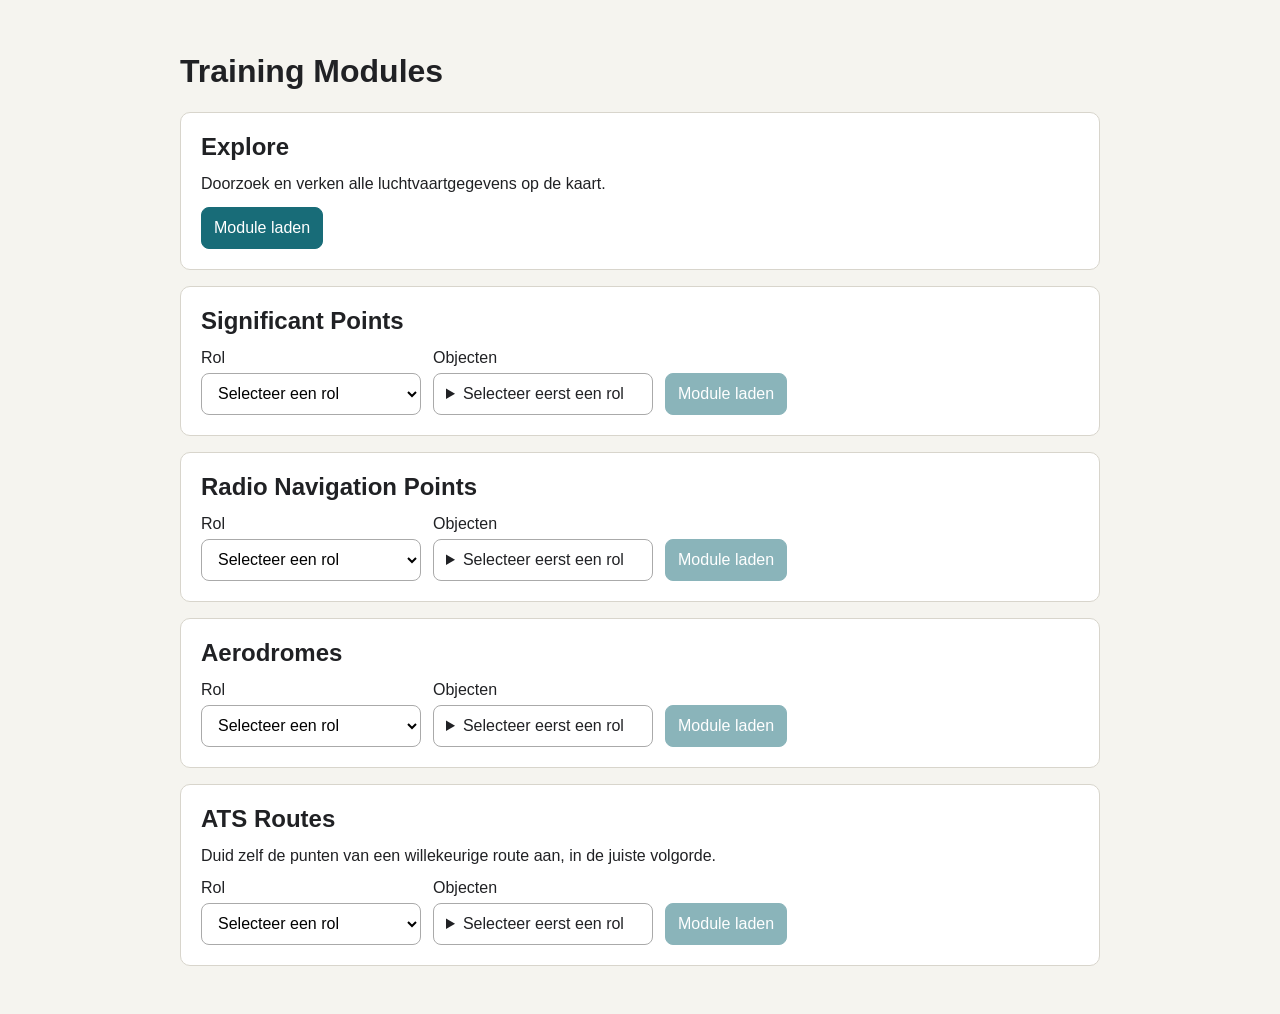
<file: index.html>
<!DOCTYPE html>
<html>
<head>
  <title>Transition Training</title>
  <meta name="viewport" content="width=device-width, initial-scale=1">
  <script src="js/index.js?v=20260920-1" defer></script>
  <style>
    body {
      max-width: 920px;
      margin: 0 auto;
      padding: 32px 20px;
      font-family: Arial, Helvetica, sans-serif;
      color: #202124;
      background: #f5f4ef;
    }

    #menu {
      display: grid;
      gap: 16px;
    }

    .module-card {
      display: grid;
      gap: 14px;
      padding: 20px;
      border: 1px solid #d8d5cc;
      border-radius: 10px;
      background: #fff;
    }

    .module-card h2,
    .module-card p {
      margin: 0;
    }

    .module-actions {
      display: flex;
      align-items: end;
      gap: 12px;
      flex-wrap: wrap;
    }

    .role-field {
      display: grid;
      gap: 6px;
      min-width: 220px;
    }

    select,
    button {
      min-height: 42px;
      padding: 0 12px;
      font: inherit;
      border-radius: 8px;
    }

    select {
      border: 1px solid #aaa;
      background: #fff;
    }

    button {
      border: 1px solid #186c78;
      background: #186c78;
      color: #fff;
      cursor: pointer;
    }

    button:disabled {
      cursor: default;
      opacity: .5;
    }

    #menuStatus {
      color: #b3261e;
    }

    .object-dropdown { position: relative; }
    .object-dropdown summary {
      box-sizing: border-box;
      min-height: 42px;
      padding: 11px 12px;
      border: 1px solid #aaa;
      border-radius: 8px;
      background: #fff;
      cursor: pointer;
    }
    .object-options {
      position: absolute;
      z-index: 2;
      top: calc(100% + 4px);
      left: 0;
      min-width: 100%;
      max-height: 280px;
      overflow-y: auto;
      background: #fff;
      border: 1px solid #aaa;
      border-radius: 8px;
      box-shadow: 0 4px 12px #0002;
    }
    .object-options label {
      display: flex;
      align-items: center;
      gap: 8px;
      padding: 10px 12px;
      cursor: pointer;
      white-space: nowrap;
    }
    .object-options label:first-child {
      position: sticky;
      top: 0;
      background: #fff;
      border-bottom: 1px solid #ddd;
      font-weight: bold;
    }
    .object-options label:hover { background: #f5f4ef; }
  </style>
</head>
<body>

  <h1>Training Modules</h1>

  <div id="menu"></div>
  <p id="menuStatus" role="alert"></p>

</body>
</html>
</file>
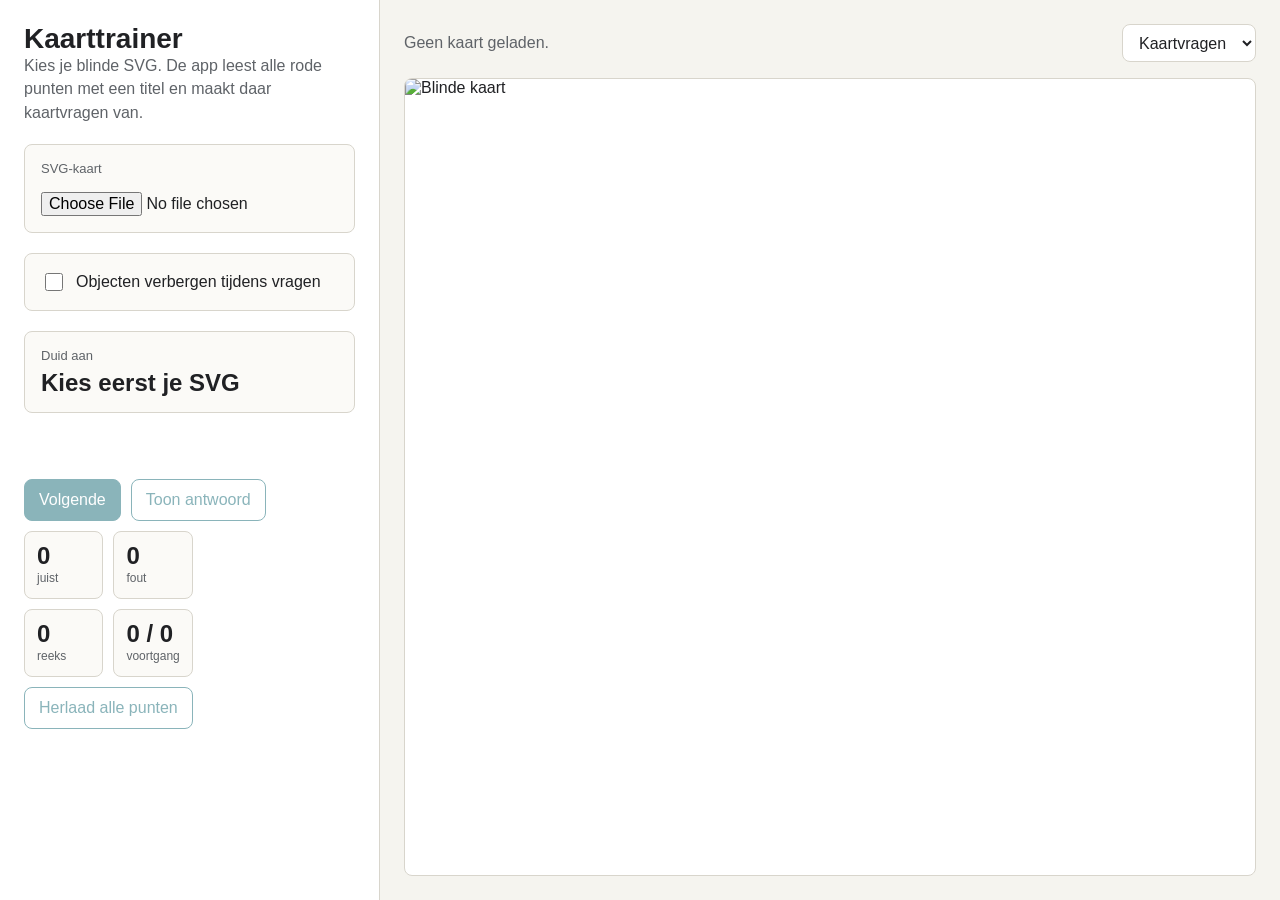
<file: map-trainer-google.html>
<!DOCTYPE html>
<html lang="nl">
  <head>
    <meta charset="utf-8" />
    <meta name="viewport" content="width=device-width, initial-scale=1" />
    <title>Kaarttrainer</title>
    <style>
      :root {
        color-scheme: light;
        --bg: #f5f4ef;
        --panel: #ffffff;
        --ink: #202124;
        --muted: #5f6368;
        --line: #d8d5cc;
        --accent: #186c78;
        --good: #167847;
        --bad: #b3261e;
      }

      * {
        box-sizing: border-box;
      }

      body {
        margin: 0;
        min-height: 100vh;
        font-family: Arial, Helvetica, sans-serif;
        background: var(--bg);
        color: var(--ink);
      }

      button,
      input,
      select {
        font: inherit;
      }

      .app {
        min-height: 100vh;
        display: grid;
        grid-template-columns: minmax(300px, 380px) minmax(0, 1fr);
      }

      .sidebar {
        border-right: 1px solid var(--line);
        background: var(--panel);
        padding: 24px;
        display: flex;
        flex-direction: column;
        gap: 20px;
      }

      .title {
        margin: 0;
        font-size: 28px;
        line-height: 1.08;
        letter-spacing: 0;
      }

      .intro,
      .hint {
        margin: 0;
        color: var(--muted);
        line-height: 1.45;
      }

      .status,
      .file-box {
        border: 1px solid var(--line);
        border-radius: 8px;
        padding: 16px;
        background: #fbfaf7;
      }

      .file-box {
        display: grid;
        gap: 10px;
      }

      .option-row {
        display: flex;
        align-items: center;
        gap: 10px;
        color: var(--ink);
        line-height: 1.35;
      }

      .option-row input {
        width: 18px;
        height: 18px;
        accent-color: var(--accent);
        flex: 0 0 auto;
      }

      .file-input {
        width: 100%;
        max-width: 100%;
      }

      .label {
        margin: 0 0 6px;
        color: var(--muted);
        font-size: 13px;
      }

      .prompt {
        margin: 0;
        font-size: 24px;
        font-weight: 700;
        line-height: 1.15;
      }

      .feedback {
        min-height: 26px;
        margin: 0;
        font-weight: 700;
        line-height: 1.35;
      }

      .feedback.good {
        color: var(--good);
      }
      .feedback.bad {
        color: var(--bad);
      }

      .controls {
        display: flex;
        flex-wrap: wrap;
        gap: 10px;
      }

      .button {
        border: 1px solid var(--accent);
        border-radius: 8px;
        background: var(--accent);
        color: #ffffff;
        min-height: 42px;
        padding: 0 14px;
        cursor: pointer;
      }

      .button.secondary {
        background: #ffffff;
        color: var(--accent);
      }

      .button:disabled {
        cursor: default;
        opacity: 0.5;
      }

      .stats {
        display: grid;
        grid-template-columns: repeat(2, 1fr);
        gap: 10px;
      }

      .stat {
        border: 1px solid var(--line);
        border-radius: 8px;
        padding: 12px;
        background: #fbfaf7;
      }

      .stat strong {
        display: block;
        font-size: 24px;
        line-height: 1;
      }

      .stat span {
        color: var(--muted);
        font-size: 12px;
      }

      .main {
        min-width: 0;
        padding: 24px;
        display: grid;
        grid-template-rows: auto minmax(0, 1fr);
        gap: 16px;
      }

      .toolbar {
        display: flex;
        align-items: center;
        justify-content: space-between;
        gap: 12px;
        flex-wrap: wrap;
      }

      .select {
        min-height: 38px;
        border: 1px solid var(--line);
        border-radius: 8px;
        background: #ffffff;
        color: var(--ink);
        padding: 0 12px;
      }

      .map-shell {
        min-height: 360px;
        border: 1px solid var(--line);
        border-radius: 8px;
        overflow: auto;
        background: #ffffff;
      }

      .map-wrap {
        position: relative;
        width: min(100%, 1586.6667px);
        min-width: 760px;
        aspect-ratio: var(--map-ratio, 1586.6667 / 1121.3333);
        margin: 0 auto;
      }

      .map-image,
      .hotspot-layer {
        position: absolute;
        inset: 0;
        width: 100%;
        height: 100%;
      }

      .map-image {
        display: block;
        user-select: none;
      }

      .hotspot {
        cursor: pointer;
        fill: rgba(24, 108, 120, 0);
        stroke: rgba(24, 108, 120, 0);
        stroke-width: 4;
        transition: fill 120ms ease, stroke 120ms ease, stroke-width 120ms ease;
      }

      .hotspot:hover {
        fill: rgba(24, 108, 120, 0.18);
        stroke: rgba(24, 108, 120, 0.7);
      }

      .map-wrap.hide-points .hotspot:hover {
        fill: rgba(24, 108, 120, 0);
        stroke: rgba(24, 108, 120, 0);
      }

      .hotspot.correct {
        fill: rgba(22, 120, 71, 0.2);
        stroke: var(--good);
        stroke-width: 8;
      }

      .hotspot.incorrect {
        fill: rgba(179, 38, 30, 0.2);
        stroke: var(--bad);
        stroke-width: 8;
      }

      .hotspot.reveal {
        fill: rgba(22, 120, 71, 0.16);
        stroke: var(--good);
        stroke-width: 8;
        stroke-dasharray: 10 6;
      }

      @media (max-width: 820px) {
        .app {
          grid-template-columns: 1fr;
        }
        .sidebar {
          border-right: 0;
          border-bottom: 1px solid var(--line);
        }
        .main {
          padding: 16px;
        }
      }
    </style>
  </head>
  <body>
    <main class="app">
      <section class="sidebar" aria-label="Quiz">
        <div>
          <h1 class="title">Kaarttrainer</h1>
          <p class="intro">
            Kies je blinde SVG. De app leest alle rode punten met een titel en
            maakt daar kaartvragen van.
          </p>
        </div>

        <label class="file-box">
          <span class="label">SVG-kaart</span>
          <input
            class="file-input"
            id="svgFile"
            type="file"
            accept=".svg,image/svg+xml"
          />
        </label>

        <label class="file-box option-row">
          <input id="hideObjects" type="checkbox" />
          <span>Objecten verbergen tijdens vragen</span>
        </label>

        <div class="status" aria-live="polite">
          <p class="label">Duid aan</p>
          <p class="prompt" id="prompt">Kies eerst je SVG</p>
        </div>

        <p class="feedback" id="feedback"></p>

        <div class="controls">
          <button class="button" id="nextButton" type="button" disabled>
            Volgende
          </button>
          <button
            class="button secondary"
            id="revealButton"
            type="button"
            disabled
          >
            Toon antwoord
          </button>

        <div class="stats" aria-label="Score">
          <div class="stat">
            <strong id="correctCount">0</strong><span>juist</span>
          </div>
          <div class="stat">
            <strong id="wrongCount">0</strong><span>fout</span>
          </div>
          <div class="stat">
            <strong id="streakCount">0</strong><span>reeks</span>
          </div>
          <div class="stat">
            <strong id="progressCount">0 / 0</strong><span>voortgang</span>
          </div>
        </div>

        <div class="controls">
          <button
            class="button secondary"
            id="resetButton"
            type="button"
            disabled
          >
            Herlaad alle punten
          </button>
          <button
            class="button secondary"
            id="retryButton"
            type="button"
            style="display:none"
          >
            Herlaad foute antwoorden
          </button>
        </div>
      </section>

      <section class="main" aria-label="Kaart">
        <div class="toolbar">
          <p class="hint" id="mapStatus">Geen kaart geladen.</p>
          <select class="select" id="modeSelect" aria-label="Vraagtype">
            <option value="map">Kaartvragen</option>
          </select>
        </div>

        <div class="map-shell">
          <div class="map-wrap" id="mapWrap">
            <img class="map-image" id="mapImage" alt="Blinde kaart" />
            <svg
              class="hotspot-layer"
              id="hotspotLayer"
              viewBox="0 0 1586.6667 1121.3333"
              aria-label="Klikpunten"
            ></svg>
          </div>
        </div>
      </section>
    </main>

    <script>
      const state = {
        points: [],
        remainingPoints: [],
        wrongPoints: [],
        currentQuestion: null,
        svgText: "",
        fileName: "",
        correct: 0,
        wrong: 0,
        streak: 0,
        answered: false,
      };

      const svgFileEl = document.querySelector("#svgFile");
      const hideObjectsEl = document.querySelector("#hideObjects");
      const promptEl = document.querySelector("#prompt");
      const feedbackEl = document.querySelector("#feedback");
      const correctCountEl = document.querySelector("#correctCount");
      const wrongCountEl = document.querySelector("#wrongCount");
      const streakCountEl = document.querySelector("#streakCount");
      const progressCountEl = document.querySelector("#progressCount");
      const nextButton = document.querySelector("#nextButton");
      const revealButton = document.querySelector("#revealButton");
      const resetButton = document.querySelector("#resetButton");
      const retryButton = document.querySelector("#retryButton");
      const mapStatus = document.querySelector("#mapStatus");
      const mapWrap = document.querySelector("#mapWrap");
      const mapImage = document.querySelector("#mapImage");
      const hotspotLayer = document.querySelector("#hotspotLayer");

      function number(value) {
        return Number.parseFloat(String(value || "").replace(",", "."));
      }

      function parseMatrix(transform) {
        const match = /matrix\(([^)]+)\)/.exec(transform || "");
        if (!match) return [1, 0, 0, 1, 0, 0];
        return match[1]
          .split(/[,\s]+/)
          .filter(Boolean)
          .map(number);
      }

      function transformPoint(x, y, matrix) {
        const [a, b, c, d, e, f] = matrix;
        return { x: a * x + c * y + e, y: b * x + d * y + f };
      }

      function readViewBox(svg) {
        const viewBox = svg.documentElement.getAttribute("viewBox");
        if (viewBox) {
          const values = viewBox
            .split(/[,\s]+/)
            .filter(Boolean)
            .map(number);
          if (values.length === 4) return values;
        }

        return [
          0,
          0,
          number(svg.documentElement.getAttribute("width")) || 1586.6667,
          number(svg.documentElement.getAttribute("height")) || 1121.3333,
        ];
      }

      function readPoints(svg) {
        const paths = Array.from(svg.querySelectorAll("path")).concat(Array.from(svg.querySelectorAll("ellipse")));
        return paths
            .map((path) => {
            const title = path.querySelector("title")?.textContent.trim();
            const style = path.getAttribute("style") || "";
            const isRed = style.includes("fill:#ff1111") || style.includes("fill:#ff0000");
            if (!title || !isRed) return null;

            // DE CRUCIALE FIX:
            // We kijken EERST of sodipodi:cx bestaat (zowel voor path als ellipse).
            // Pas als die er niet is, vallen we terug op de gewone cx.
            const cx = number(path.getAttribute("sodipodi:cx")) || number(path.getAttribute("cx"));
            const cy = number(path.getAttribute("sodipodi:cy")) || number(path.getAttribute("cy"));
            
            if (!Number.isFinite(cx) || !Number.isFinite(cy)) return null;
            
            // Veilig de matrix ophalen
            const closestTransformEl = path.closest('[transform]');
            const transformAttr = closestTransformEl ? closestTransformEl.getAttribute("transform") : null;
            const matrix = parseAnyTransform(transformAttr);

            // Als er een matrix is, transformeren we vanaf de sodipodi-basis.
            // Als er GEEN matrix is, gebruiken we gewoon de cx/cy direct.
            let point;
            if (matrix && matrix.length === 6) {
                point = transformPoint(cx, cy, matrix);
            } else {
                point = { x: cx, y: cy };
            }

            return { label: title, x: point.x, y: point.y };
            })
            .filter(Boolean)
            .sort((a, b) => a.label.localeCompare(b.label));
        }

        function parseAnyTransform(transformStr) {
            if (!transformStr) return null;

            // Check op translate(x, y) of translate(x y)
            if (transformStr.includes("translate")) {
                const matches = transformStr.match(/translate\s*\(([^)]+)\)/);
                if (matches && matches[1]) {
                // Splits op komma's of spaties en zet om naar getallen
                const args = matches[1].split(/[\s,]+/).map(Number);
                const e = args[0] || 0;
                const f = args[1] || 0;
                // Een pure translate is wiskundig gezien deze matrix: [1, 0, 0, 1, e, f]
                return [1, 0, 0, 1, e, f];
                }
            }

            // Check op matrix(a, b, c, d, e, f)
            if (transformStr.includes("matrix")) {
                const matches = transformStr.match(/matrix\s*\(([^)]+)\)/);
                if (matches && matches[1]) {
                return matches[1].split(/[\s,]+/).map(Number);
                }
            }
            return null;
        }   


      function isTitledRedPoint(path) {
        const title = path.querySelector("title")?.textContent.trim();
        const style = path.getAttribute("style") || "";
        return (
          !!title &&
          (style.includes("fill:#ff1111") || style.includes("fill:#ff0000"))
        );
      }

      function makeDisplaySvg(svgText) {
        if (!hideObjectsEl.checked) return svgText;

        const parser = new DOMParser();
        const svg = parser.parseFromString(svgText, "image/svg+xml");
        svg.querySelectorAll("path").forEach((path) => {
          if (isTitledRedPoint(path)) {
            path.setAttribute("display", "none");
          }
        });

        return new XMLSerializer().serializeToString(svg);
      }

      function updateMapDisplay() {
        if (!state.svgText) return;

        mapWrap.classList.toggle("hide-points", hideObjectsEl.checked);
        mapImage.src = URL.createObjectURL(
          new Blob([makeDisplaySvg(state.svgText)], { type: "image/svg+xml" })
        );
      }

      function clearMarks() {
        state.points.forEach((point) =>
          point.element?.classList.remove("correct", "incorrect", "reveal")
        );
      }

      function updateStats() {
        correctCountEl.textContent = String(state.correct);
        wrongCountEl.textContent = String(state.wrong);
        streakCountEl.textContent = String(state.streak);
        const total = state.points.length;
        const answered = total - state.remainingPoints.length - (state.currentQuestion ? 1 : 0);
        progressCountEl.textContent = `${answered} / ${total}`;
      }

      function setFeedback(text, type = "") {
        feedbackEl.textContent = text;
        feedbackEl.className = type ? `feedback ${type}` : "feedback";
      }

      function setControlsEnabled(enabled) {
        nextButton.disabled = !enabled;
        revealButton.disabled = !enabled;
        resetButton.disabled = !enabled;
      }

      function shuffle(points) {
        const result = [...points];
        for (let index = result.length - 1; index > 0; index -= 1) {
          const randomIndex = Math.floor(Math.random() * (index + 1));
          [result[index], result[randomIndex]] = [
            result[randomIndex],
            result[index],
          ];
        }
        return result;
      }

      function finishRound() {
        state.currentQuestion = null;
        state.answered = true;
        promptEl.textContent = "Ronde klaar";
        setFeedback(
          `Je had ${state.correct} juist en ${state.wrong} fout.`,
          "good"
        );
        clearMarks();
        nextButton.disabled = true;
        revealButton.disabled = true;
        retryButton.style.display = state.wrongPoints.length > 0 ? "" : "none";
      }

      function pickQuestion() {
        if (state.points.length === 0) return;
        if (state.remainingPoints.length === 0) {
          finishRound();
          return;
        }

        state.currentQuestion = state.remainingPoints.shift();
        state.answered = false;
        promptEl.textContent = state.currentQuestion.label;
        setFeedback("");
        clearMarks();
      }

      function goToNextQuestion() {
        if (!state.currentQuestion) return;
        if (!state.answered) {
          window.alert("Duid eerst een punt aan");
          return;
        }

        pickQuestion();
      }

      function checkAnswer(point) {
        if (state.answered || !state.currentQuestion) return;
        state.answered = true;

        if (point === state.currentQuestion) {
          point.element.classList.add("correct");
          state.correct += 1;
          state.streak += 1;
          setFeedback("Juist.", "good");
        } else {
          point.element.classList.add("incorrect");
          state.currentQuestion.element.classList.add("reveal");
          state.wrong += 1;
          state.streak = 0;
          if (!state.wrongPoints.includes(state.currentQuestion)) {
            state.wrongPoints.push(state.currentQuestion);
          }
          setFeedback(`Fout.`, "bad");
        }

        updateStats();
      }

      function revealAnswer() {
        if (!state.currentQuestion || state.answered) return;

        clearMarks();
        state.currentQuestion.element.classList.add("reveal");
        state.answered = true;
        state.wrong += 1;
        state.streak = 0;
        if (!state.wrongPoints.includes(state.currentQuestion)) {
          state.wrongPoints.push(state.currentQuestion);
        }
        updateStats();
        setFeedback(`Dit is ${state.currentQuestion.label}.`, "bad");
      }

      function resetQuiz() {
        state.correct = 0;
        state.wrong = 0;
        state.streak = 0;
        state.wrongPoints = [];
        state.remainingPoints = shuffle(state.points);
        nextButton.disabled = false;
        revealButton.disabled = false;
        retryButton.style.display = "none";
        updateStats();
        pickQuestion();
      }

      function renderHotspots(points) {
        hotspotLayer.textContent = "";
        const namespace = "http://www.w3.org/2000/svg";

        points.forEach((point) => {
          const circle = document.createElementNS(namespace, "circle");
          circle.setAttribute("class", "hotspot");
          circle.setAttribute("cx", point.x);
          circle.setAttribute("cy", point.y);
          circle.setAttribute("r", 14);
          circle.setAttribute("aria-label", point.label);
          circle.addEventListener("click", () => checkAnswer(point));
          point.element = circle;
          hotspotLayer.appendChild(circle);
        });
      }

      function loadSvgText(svgText, fileName) {
        const parser = new DOMParser();
        const svg = parser.parseFromString(svgText, "image/svg+xml");

        if (svg.querySelector("parsererror")) {
          throw new Error("Deze SVG kon niet gelezen worden.");
        }

        const [minX, minY, width, height] = readViewBox(svg);
        const points = readPoints(svg);

        hotspotLayer.setAttribute(
          "viewBox",
          `${minX} ${minY} ${width} ${height}`
        );
        mapWrap.style.setProperty("--map-ratio", `${width} / ${height}`);

        state.svgText = svgText;
        state.fileName = fileName;
        state.points = points;
        state.remainingPoints = shuffle(points);
        state.wrongPoints = [];
        state.currentQuestion = null;
        state.correct = 0;
        state.wrong = 0;
        state.streak = 0;

        renderHotspots(points);
        updateMapDisplay();
        updateStats();
        retryButton.style.display = "none";

        if (points.length === 0) {
          promptEl.textContent = "Geen punten gevonden";
          mapStatus.textContent = `${fileName}: geen rode punten met titel gevonden.`;
          setFeedback(
            "Controleer of je punten rood zijn en een titel hebben.",
            "bad"
          );
          setControlsEnabled(false);
          return;
        }

        mapStatus.textContent = `${fileName}: ${points.length} punten gevonden.`;
        setControlsEnabled(true);
        pickQuestion();
      }

      svgFileEl.addEventListener("change", () => {
        const file = svgFileEl.files?.[0];
        if (!file) return;

        const reader = new FileReader();
        reader.addEventListener("load", () => {
          try {
            loadSvgText(String(reader.result), file.name);
          } catch (error) {
            promptEl.textContent = "SVG niet bruikbaar";
            mapStatus.textContent = file.name;
            setFeedback(error.message, "bad");
            setControlsEnabled(false);
          }
        });
        reader.readAsText(file);
      });

      function retryWrongPoints() {
        if (state.wrongPoints.length === 0) return;
        state.correct = 0;
        state.wrong = 0;
        state.streak = 0;
        state.remainingPoints = shuffle(state.wrongPoints);
        state.wrongPoints = [];
        nextButton.disabled = false;
        revealButton.disabled = false;
        retryButton.style.display = "none";
        updateStats();
        pickQuestion();
      }

      nextButton.addEventListener("click", goToNextQuestion);
      revealButton.addEventListener("click", revealAnswer);
      resetButton.addEventListener("click", resetQuiz);
      retryButton.addEventListener("click", retryWrongPoints);
      hideObjectsEl.addEventListener("change", updateMapDisplay);
      updateStats();
    </script>
  </body>
</html>
</file>
